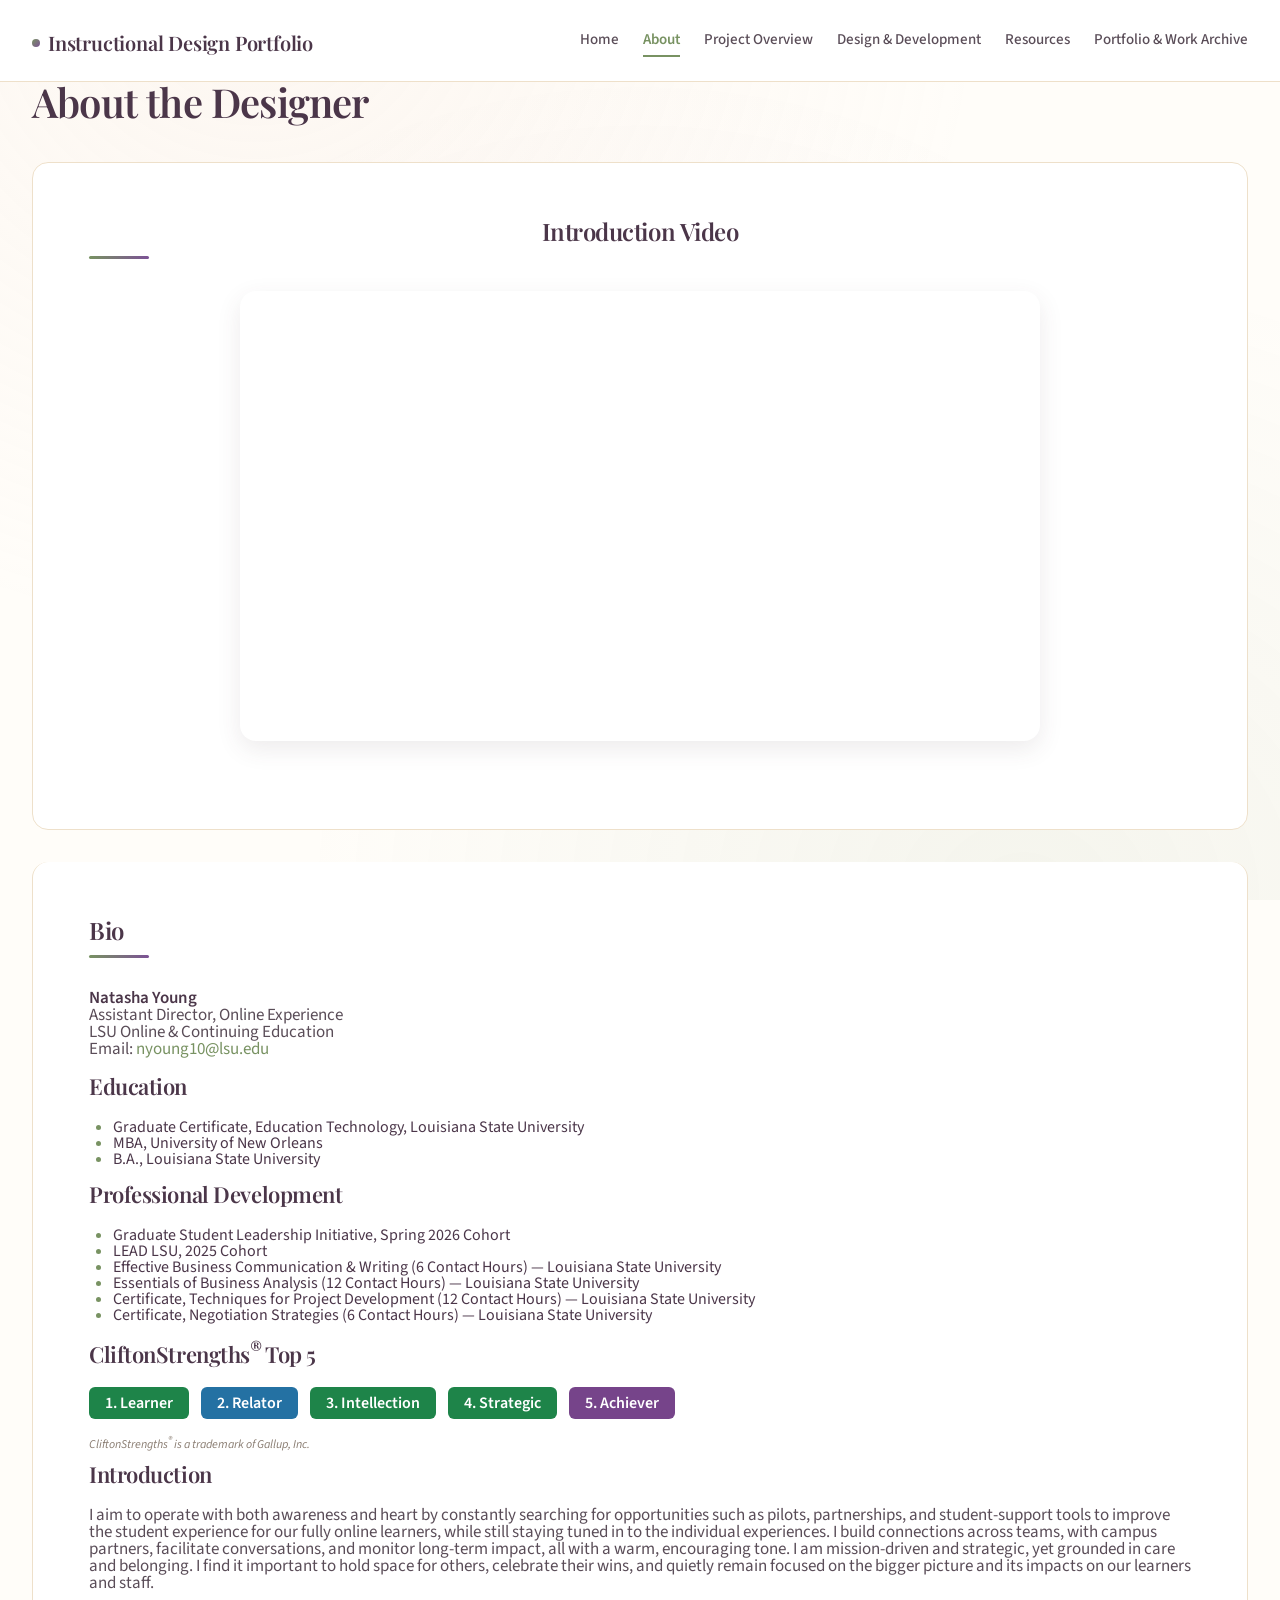
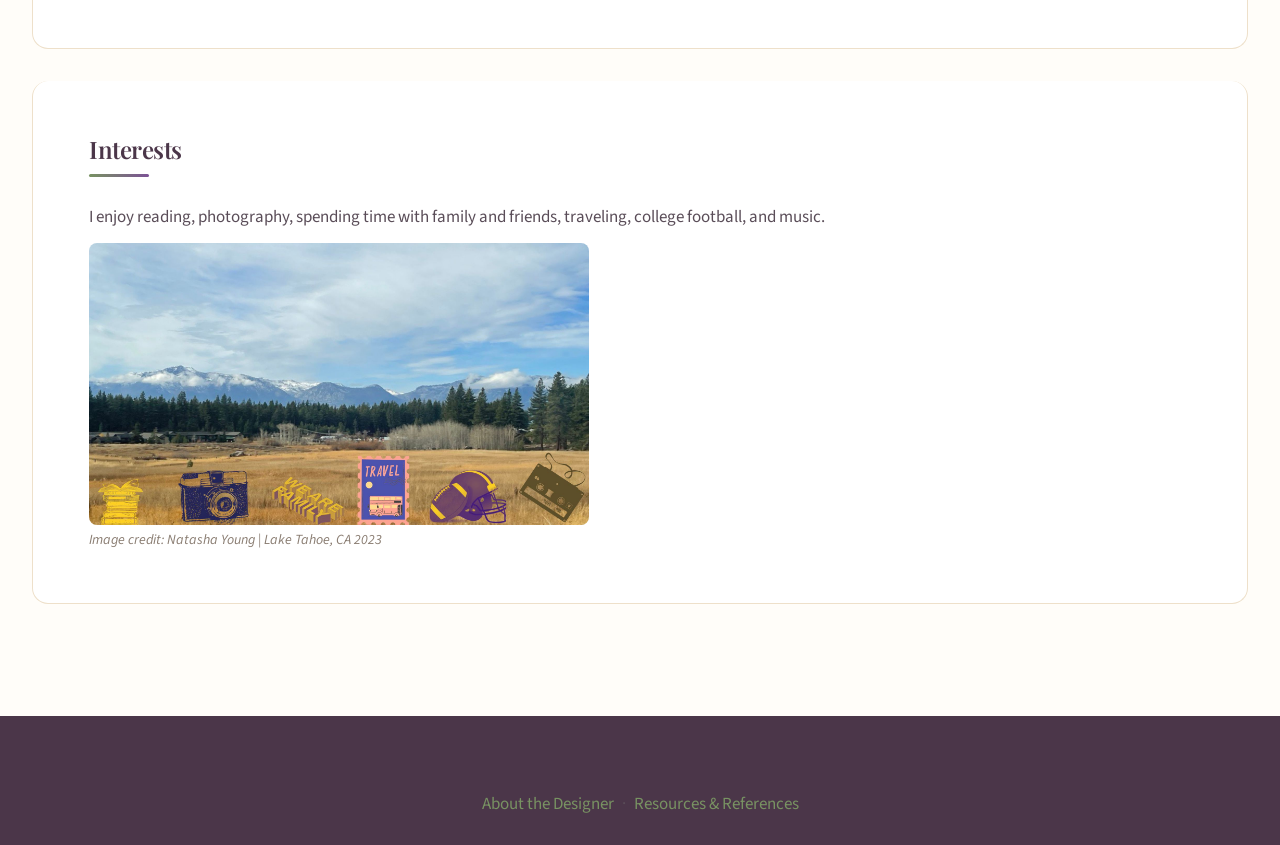
<file: about.html>
<!DOCTYPE html>
<html lang="en">
<head>
  <meta charset="UTF-8">
  <meta name="viewport" content="width=device-width, initial-scale=1.0">
  <title>About the Designer | Instructional Design Portfolio</title>
  <link rel="stylesheet" href="styles.css">
</head>
<body>
  <header class="site-header">
    <div class="container">
      <h1 class="site-title"><a href="index.html">Instructional Design Portfolio</a></h1>
      <button class="nav-toggle" aria-label="Toggle navigation" aria-expanded="false">
        <span></span>
        <span></span>
        <span></span>
      </button>
      <nav aria-label="Main navigation">
        <ul id="nav-menu">
          <li><a href="index.html">Home</a></li>
          <li><a href="about.html" class="current">About</a></li>
          <li><a href="project.html">Project Overview</a></li>
          <li><a href="design.html">Design &amp; Development</a></li>
          <li><a href="resources.html">Resources</a></li>
          <li><a href="portfolio.html">Portfolio &amp; Work Archive</a></li>
        </ul>
      </nav>
    </div>
  </header>

  <main>
    <h1>About the Designer</h1>

    <section class="video-section">
      <h2>Introduction Video</h2>
      <div class="video-container">
        <iframe src="https://www.youtube.com/embed/FK_R83vqUHw?si=XSEeUNwBSGPdakrf" title="YouTube video player - Introduction Video" frameborder="0" allow="accelerometer; autoplay; clipboard-write; encrypted-media; gyroscope; picture-in-picture; web-share" referrerpolicy="strict-origin-when-cross-origin" allowfullscreen loading="lazy"></iframe>
      </div>
    </section>

    <section>
      <h2>Bio</h2>
      <p><strong>Natasha Young</strong><br>
      Assistant Director, Online Experience<br>
      LSU Online &amp; Continuing Education<br>
      Email: <a href="mailto:nyoung10@lsu.edu">nyoung10@lsu.edu</a></p>
      
      <h3>Education</h3>
      <ul>
        <li>Graduate Certificate, Education Technology, Louisiana State University</li>
        <li>MBA, University of New Orleans</li>
        <li>B.A., Louisiana State University</li>
      </ul>
      
      <h3>Professional Development</h3>
      <ul>
        <li>Graduate Student Leadership Initiative, Spring 2026 Cohort</li>
        <li>LEAD LSU, 2025 Cohort</li>
        <li>Effective Business Communication &amp; Writing (6 Contact Hours) — Louisiana State University</li>
        <li>Essentials of Business Analysis (12 Contact Hours) — Louisiana State University</li>
        <li>Certificate, Techniques for Project Development (12 Contact Hours) — Louisiana State University</li>
        <li>Certificate, Negotiation Strategies (6 Contact Hours) — Louisiana State University</li>
      </ul>
      
      <h3>CliftonStrengths<sup>®</sup> Top 5</h3>
      <div style="display: flex; flex-wrap: wrap; gap: 0.75rem; margin-bottom: 1rem;">
        <span style="background: #1e8449; color: white; padding: 0.5rem 1rem; border-radius: 6px; font-weight: 600;">1. Learner</span>
        <span style="background: #2471a3; color: white; padding: 0.5rem 1rem; border-radius: 6px; font-weight: 600;">2. Relator</span>
        <span style="background: #1e8449; color: white; padding: 0.5rem 1rem; border-radius: 6px; font-weight: 600;">3. Intellection</span>
        <span style="background: #1e8449; color: white; padding: 0.5rem 1rem; border-radius: 6px; font-weight: 600;">4. Strategic</span>
        <span style="background: #76448a; color: white; padding: 0.5rem 1rem; border-radius: 6px; font-weight: 600;">5. Achiever</span>
      </div>
      <p style="font-size: 0.75rem; color: var(--text-light);"><em>CliftonStrengths<sup>®</sup> is a trademark of Gallup, Inc.</em></p>
      
      <h3>Introduction</h3>
      <p>I aim to operate with both awareness and heart by constantly searching for opportunities such as pilots, partnerships, and student-support tools to improve the student experience for our fully online learners, while still staying tuned in to the individual experiences. I build connections across teams, with campus partners, facilitate conversations, and monitor long-term impact, all with a warm, encouraging tone. I am mission-driven and strategic, yet grounded in care and belonging. I find it important to hold space for others, celebrate their wins, and quietly remain focused on the bigger picture and its impacts on our learners and staff.</p>
    </section>

    <section>
      <h2>Interests</h2>
      <p>I enjoy reading, photography, spending time with family and friends, traveling, college football, and music.</p>
      <img src="Natasha's Interest-EdTech Website.jpg" alt="Natasha Young at Lake Tahoe" style="max-width: 500px; height: auto; margin-top: 1rem;" />
      <p style="font-size: 0.875rem; color: var(--text-light); margin-top: 0.5rem;"><em>Image credit: Natasha Young | Lake Tahoe, CA 2023</em></p>
    </section>

    <!-- Instructional Design Philosophy card hidden temporarily
    <section>
      <h2>Instructional Design Philosophy</h2>
      <p>[One or two paragraphs describing your philosophy: how you approach learning design, what you value (e.g., learner-centered design, accessibility, evidence-based practice).]</p>
    </section>
    -->

    <!-- About This Site card hidden temporarily
    <section>
      <h2>About This Site</h2>
      <p>This site doubles as a portfolio and an ongoing archive of my instructional design work. Projects and artifacts will be added over time as new work is completed.</p>
    </section>
    -->
  </main>

  <footer class="site-footer">
    <div class="container">
      <p><a href="about.html">About the Designer</a> · <a href="resources.html">Resources &amp; References</a></p>
    </div>
  </footer>

  <script>
    const navToggle = document.querySelector('.nav-toggle');
    const navMenu = document.getElementById('nav-menu');
    
    navToggle.addEventListener('click', () => {
      const isOpen = navMenu.classList.toggle('nav-open');
      navToggle.setAttribute('aria-expanded', isOpen);
    });

    document.addEventListener('click', (e) => {
      if (!e.target.closest('.site-header')) {
        navMenu.classList.remove('nav-open');
        navToggle.setAttribute('aria-expanded', 'false');
      }
    });
  </script>
</body>
</html>
</file>
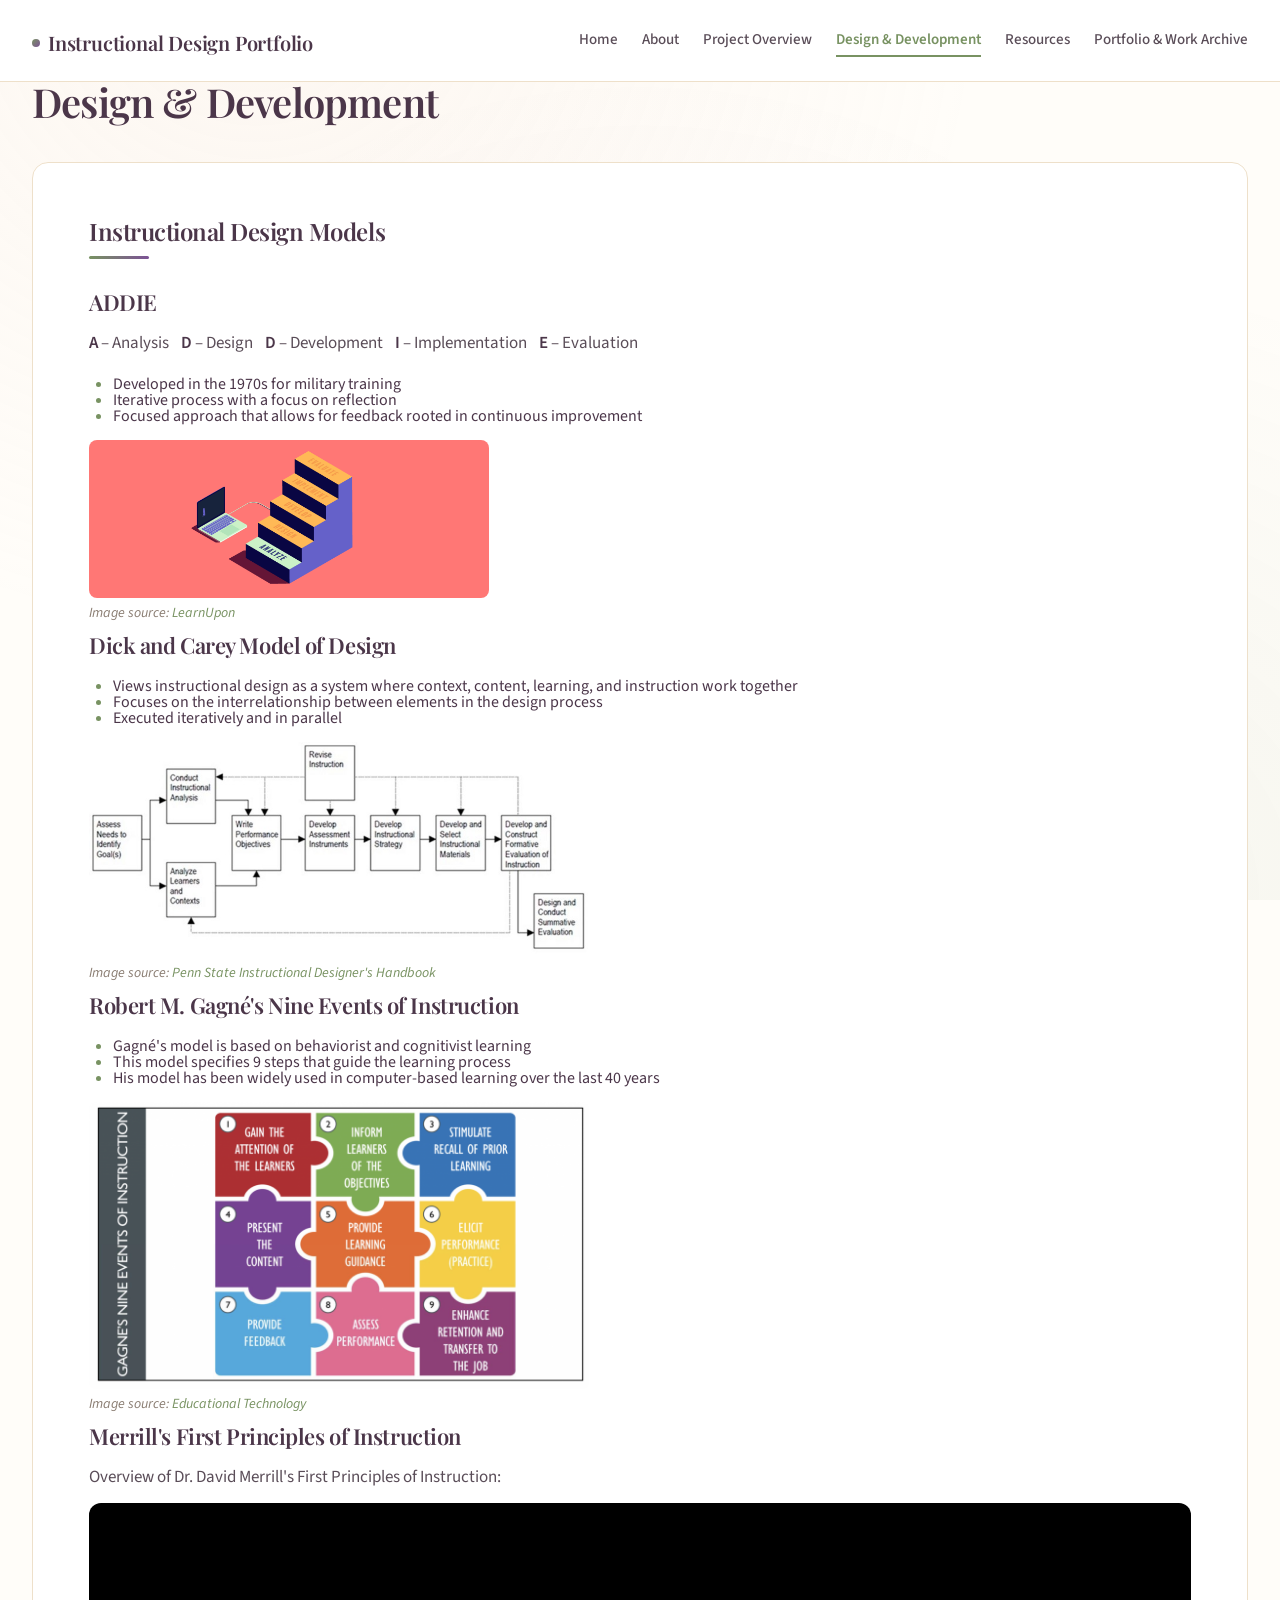
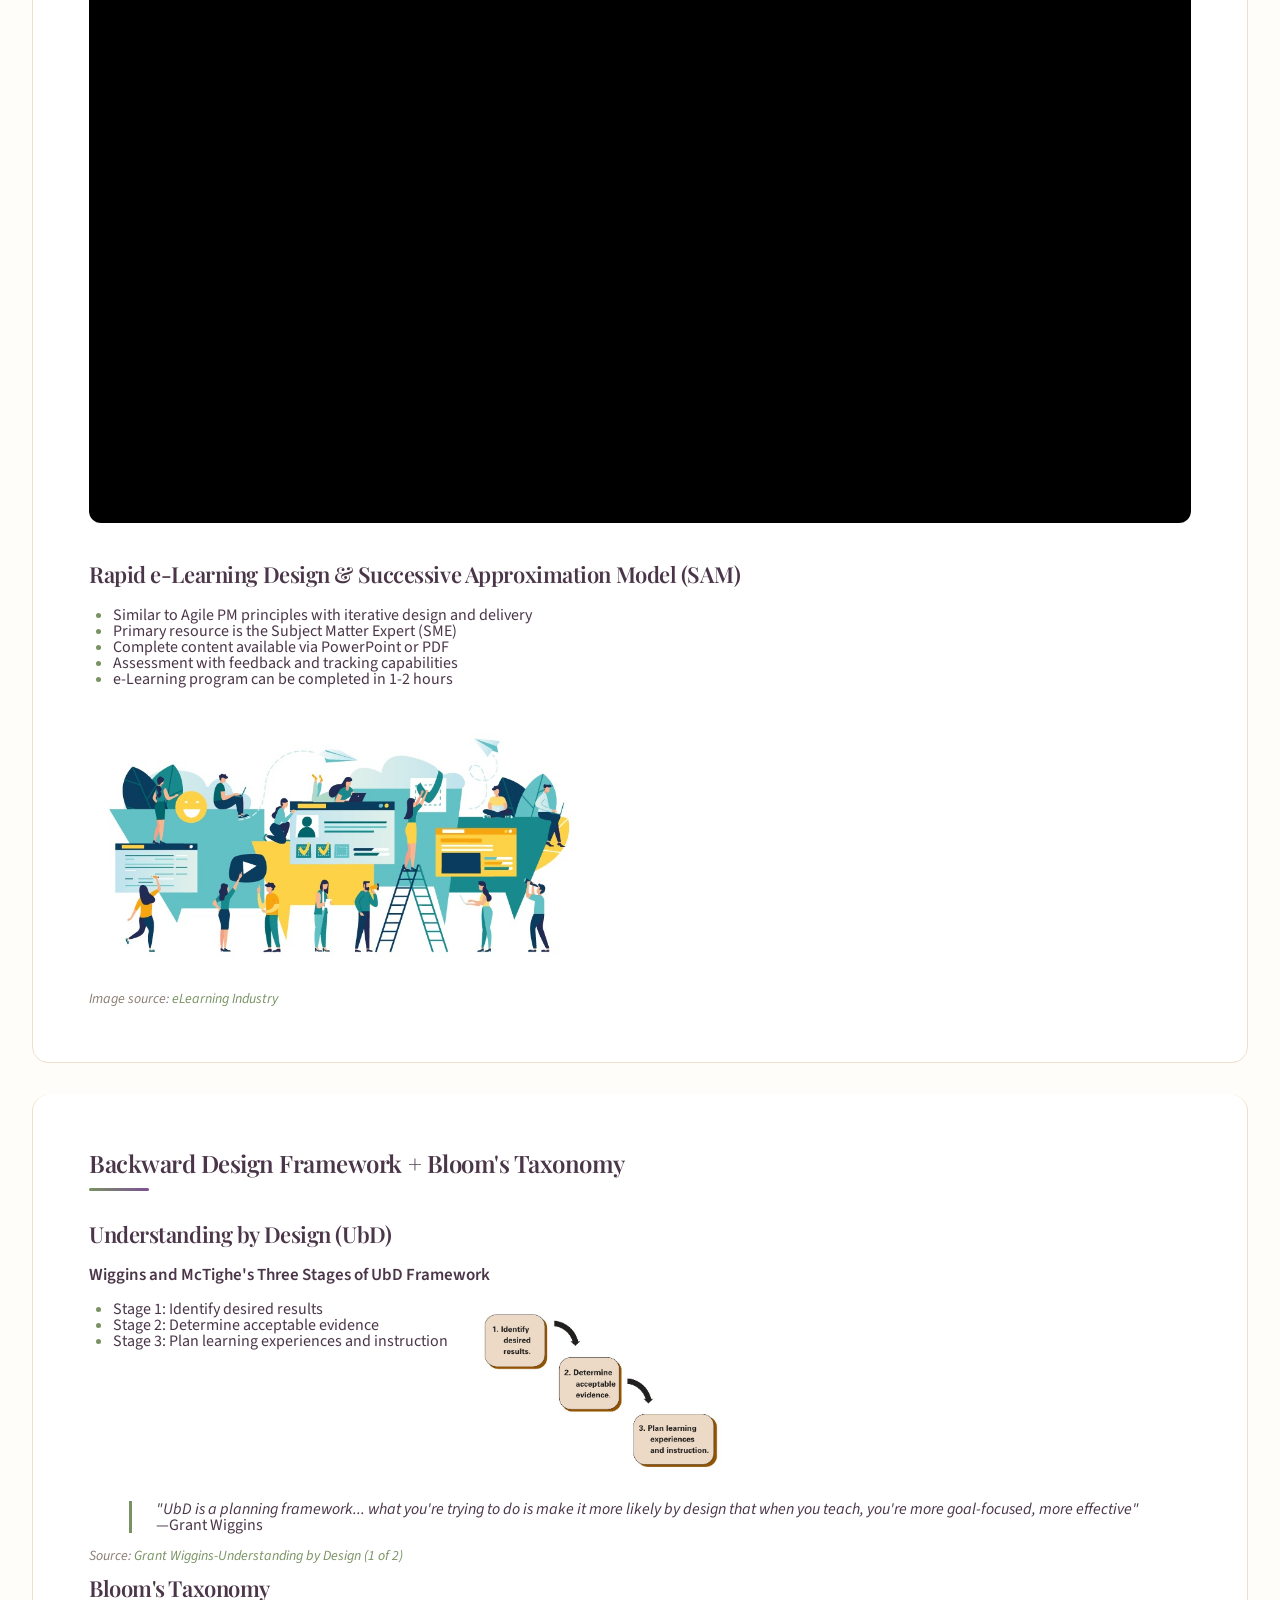
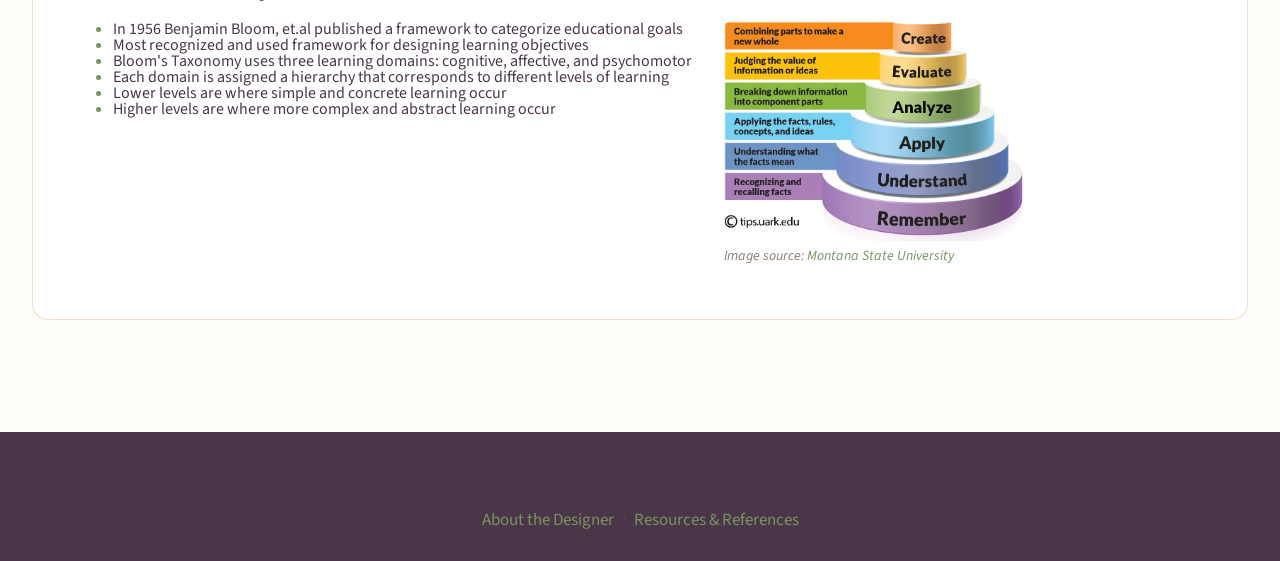
<file: design.html>
<!DOCTYPE html>
<html lang="en">
<head>
  <meta charset="UTF-8">
  <meta name="viewport" content="width=device-width, initial-scale=1.0">
  <title>Design &amp; Development | Instructional Design Portfolio</title>
  <link rel="stylesheet" href="styles.css">
</head>
<body>
  <header class="site-header">
    <div class="container">
      <h1 class="site-title"><a href="index.html">Instructional Design Portfolio</a></h1>
      <button class="nav-toggle" aria-label="Toggle navigation" aria-expanded="false">
        <span></span>
        <span></span>
        <span></span>
      </button>
      <nav aria-label="Main navigation">
        <ul id="nav-menu">
          <li><a href="index.html">Home</a></li>
          <li><a href="about.html">About</a></li>
          <li><a href="project.html">Project Overview</a></li>
          <li><a href="design.html" class="current">Design &amp; Development</a></li>
          <li><a href="resources.html">Resources</a></li>
          <li><a href="portfolio.html">Portfolio &amp; Work Archive</a></li>
        </ul>
      </nav>
    </div>
  </header>

  <main>
    <h1>Design &amp; Development</h1>

    <section>
      <h2>Instructional Design Models</h2>
      
      <h3>ADDIE</h3>
      <p style="margin-bottom: var(--space-md);"><strong>A</strong> – Analysis &nbsp;&nbsp; <strong>D</strong> – Design &nbsp;&nbsp; <strong>D</strong> – Development &nbsp;&nbsp; <strong>I</strong> – Implementation &nbsp;&nbsp; <strong>E</strong> – Evaluation</p>
      <ul>
        <li>Developed in the 1970s for military training</li>
        <li>Iterative process with a focus on reflection</li>
        <li>Focused approach that allows for feedback rooted in continuous improvement</li>
      </ul>
      <img src="ADDIE-stairs-animation.gif" alt="ADDIE instructional design model animation" style="max-width: 400px; height: auto;" />
      <p style="font-size: 0.875rem; color: var(--text-light); margin-top: 0.5rem;"><em>Image source: <a href="https://www.learnupon.com/blog/addie-5-steps/" target="_blank" rel="noopener">LearnUpon</a></em></p>

      <h3>Dick and Carey Model of Design</h3>
      <ul>
        <li>Views instructional design as a system where context, content, learning, and instruction work together</li>
        <li>Focuses on the interrelationship between elements in the design process</li>
        <li>Executed iteratively and in parallel</li>
      </ul>
      <img src="Dick-and-Carey-ID-model (1).jpeg" alt="Dick and Carey Instructional Design Model diagram" style="max-width: 500px; height: auto;" />
      <p style="font-size: 0.875rem; color: var(--text-light); margin-top: 0.5rem;"><em>Image source: <a href="https://psu.pb.unizin.org/idhandbook/chapter/dick-carey/" target="_blank" rel="noopener">Penn State Instructional Designer's Handbook</a></em></p>

      <h3>Robert M. Gagné's Nine Events of Instruction</h3>
      <ul>
        <li>Gagné's model is based on behaviorist and cognitivist learning</li>
        <li>This model specifies 9 steps that guide the learning process</li>
        <li>His model has been widely used in computer-based learning over the last 40 years</li>
      </ul>
      <img src="Nine-Events-of-Instruction-1024x588.png" alt="Gagné's Nine Events of Instruction diagram" style="max-width: 500px; height: auto;" />
      <p style="font-size: 0.875rem; color: var(--text-light); margin-top: 0.5rem;"><em>Image source: <a href="https://educationaltechnology.net/gagnes-nine-events-of-instruction/" target="_blank" rel="noopener">Educational Technology</a></em></p>

      <h3>Merrill's First Principles of Instruction</h3>
      <p>Overview of Dr. David Merrill's First Principles of Instruction:</p>
      <div class="video-container-card">
        <iframe src="https://www.youtube.com/embed/i_TKaO2-jXA?si=waZzk9vzfPoN9-dO" title="YouTube video player - Merrill's First Principles of Instruction" frameborder="0" allow="accelerometer; autoplay; clipboard-write; encrypted-media; gyroscope; picture-in-picture; web-share" referrerpolicy="strict-origin-when-cross-origin" allowfullscreen loading="lazy"></iframe>
      </div>

      <br>

      <h3>Rapid e-Learning Design &amp; Successive Approximation Model (SAM)</h3>
      <ul>
        <li>Similar to Agile PM principles with iterative design and delivery</li>
        <li>Primary resource is the Subject Matter Expert (SME)</li>
        <li>Complete content available via PowerPoint or PDF</li>
        <li>Assessment with feedback and tracking capabilities</li>
        <li>e-Learning program can be completed in 1-2 hours</li>
      </ul>
      <img src="sam-a-rapid-design-and-development-model.jpg" alt="SAM - Successive Approximation Model diagram" style="max-width: 500px; height: auto;" />
      <p style="font-size: 0.875rem; color: var(--text-light); margin-top: 0.5rem;"><em>Image source: <a href="https://elearningindustry.com/sam-successive-approximation-model-for-rapid-instructional-design" target="_blank" rel="noopener">eLearning Industry</a></em></p>
    </section>

    <section>
      <h2>Backward Design Framework + Bloom's Taxonomy</h2>
      
      <h3>Understanding by Design (UbD)</h3>
      <p><strong>Wiggins and McTighe's Three Stages of UbD Framework</strong></p>
      <div style="display: flex; align-items: flex-start; gap: var(--space-lg); flex-wrap: wrap;">
        <ul style="margin: 0;">
          <li>Stage 1: Identify desired results</li>
          <li>Stage 2: Determine acceptable evidence</li>
          <li>Stage 3: Plan learning experiences and instruction</li>
        </ul>
        <img src="3 Stages UbD (1).jpg" alt="Three Stages of Understanding by Design Framework" style="max-width: 250px; height: auto;" />
      </div>
      <blockquote style="margin-top: var(--space-md); font-style: italic; border-left: 3px solid var(--color-sage); padding-left: var(--space-md);">
        "UbD is a planning framework... what you're trying to do is make it more likely by design that when you teach, you're more goal-focused, more effective"
        <br><span style="font-style: normal;">—Grant Wiggins</span>
      </blockquote>
      <p style="font-size: 0.875rem; color: var(--text-light); margin-top: 0.5rem;"><em>Source: <a href="https://youtu.be/4isSHf3SBuQ?si=iPx6_ZNJIA7IgPzy" target="_blank" rel="noopener">Grant Wiggins-Understanding by Design (1 of 2)</a></em></p>

      <h3>Bloom's Taxonomy</h3>
      <div style="display: flex; align-items: flex-start; gap: var(--space-lg); flex-wrap: wrap;">
        <ul style="margin: 0;">
          <li>In 1956 Benjamin Bloom, et.al published a framework to categorize educational goals</li>
          <li>Most recognized and used framework for designing learning objectives</li>
          <li>Bloom's Taxonomy uses three learning domains: cognitive, affective, and psychomotor</li>
          <li>Each domain is assigned a hierarchy that corresponds to different levels of learning</li>
          <li>Lower levels are where simple and concrete learning occur</li>
          <li>Higher levels are where more complex and abstract learning occur</li>
        </ul>
        <div>
          <img src="Blooms_Taxonomy_pyramid_cake-style-use-with-permission.jpg" alt="Bloom's Taxonomy pyramid" style="max-width: 300px; height: auto;" />
          <p style="font-size: 0.875rem; color: var(--text-light); margin-top: 0.5rem;"><em>Image source: <a href="https://www.montana.edu/studentsuccess/assessment/taxonomies.html" target="_blank" rel="noopener">Montana State University</a></em></p>
        </div>
      </div>
    </section>

    <!-- Storyboards / Prototypes card hidden temporarily
    <section>
      <h2>Storyboards / Prototypes</h2>
      <p>[Storyboard will be linked or embedded here. Add a link or image when ready.]</p>
      <p><em>[Link to storyboard]</em> or <em>[Embed storyboard image with alt text: e.g., "Storyboard for [project name]"]</em></p>
    </section>
    -->

    <!-- Rationale card hidden temporarily
    <section>
      <h2>Rationale</h2>
      <p>[Why certain design choices were made: alignment with outcomes, learner needs, or constraints.]</p>
    </section>
    -->
  </main>

  <footer class="site-footer">
    <div class="container">
      <p><a href="about.html">About the Designer</a> · <a href="resources.html">Resources &amp; References</a></p>
    </div>
  </footer>

  <script>
    const navToggle = document.querySelector('.nav-toggle');
    const navMenu = document.getElementById('nav-menu');
    
    navToggle.addEventListener('click', () => {
      const isOpen = navMenu.classList.toggle('nav-open');
      navToggle.setAttribute('aria-expanded', isOpen);
    });

    document.addEventListener('click', (e) => {
      if (!e.target.closest('.site-header')) {
        navMenu.classList.remove('nav-open');
        navToggle.setAttribute('aria-expanded', 'false');
      }
    });
  </script>
</body>
</html>
</file>
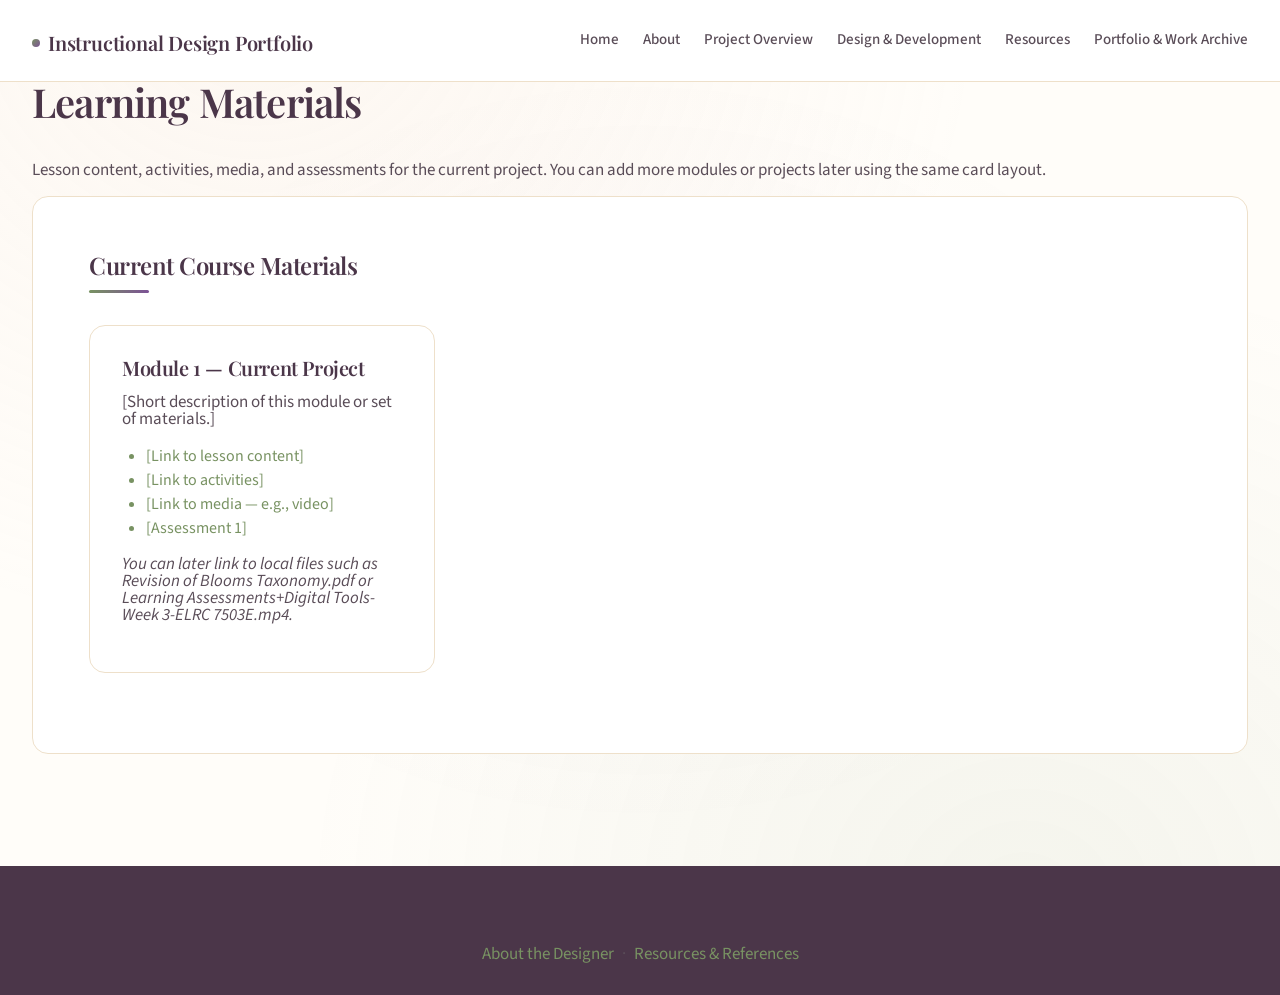
<file: materials.html>
<!DOCTYPE html>
<html lang="en">
<head>
  <meta charset="UTF-8">
  <meta name="viewport" content="width=device-width, initial-scale=1.0">
  <title>Learning Materials | Instructional Design Portfolio</title>
  <link rel="stylesheet" href="styles.css">
</head>
<body>
  <header class="site-header">
    <div class="container">
      <h1 class="site-title"><a href="index.html">Instructional Design Portfolio</a></h1>
      <nav aria-label="Main navigation">
        <ul>
          <li><a href="index.html">Home</a></li>
          <li><a href="about.html">About</a></li>
          <li><a href="project.html">Project Overview</a></li>
          <li><a href="design.html">Design &amp; Development</a></li>
          <li><a href="resources.html">Resources</a></li>
          <li><a href="portfolio.html">Portfolio &amp; Work Archive</a></li>
          <!-- <li><a href="materials.html" class="current">Learning Materials</a></li> -->
          <!-- <li><a href="reflection.html">Reflection &amp; Evaluation</a></li> -->
        </ul>
      </nav>
    </div>
  </header>

  <main>
    <h1>Learning Materials</h1>
    <p>Lesson content, activities, media, and assessments for the current project. You can add more modules or projects later using the same card layout.</p>

    <section>
      <h2>Current Course Materials</h2>
      <div class="card-grid">
        <article class="card">
          <h3>Module 1 — Current Project</h3>
          <p>[Short description of this module or set of materials.]</p>
          <ul>
            <li><a href="#">[Link to lesson content]</a></li>
            <li><a href="#">[Link to activities]</a></li>
            <li><a href="#">[Link to media — e.g., video]</a></li>
            <li><a href="#">[Assessment 1]</a></li>
          </ul>
          <p><em>You can later link to local files such as Revision of Blooms Taxonomy.pdf or Learning Assessments+Digital Tools-Week 3-ELRC 7503E.mp4.</em></p>
        </article>

        <!-- Add more cards for future modules or projects -->
        <!--
        <article class="card">
          <h3>Module 2 — [Future module]</h3>
          <p>[Description.]</p>
          <ul>
            <li><a href="#">[Link]</a></li>
          </ul>
        </article>
        -->
      </div>
    </section>
  </main>

  <footer class="site-footer">
    <div class="container">
      <p><a href="about.html">About the Designer</a> · <a href="resources.html">Resources &amp; References</a></p>
    </div>
  </footer>
</body>
</html>
</file>
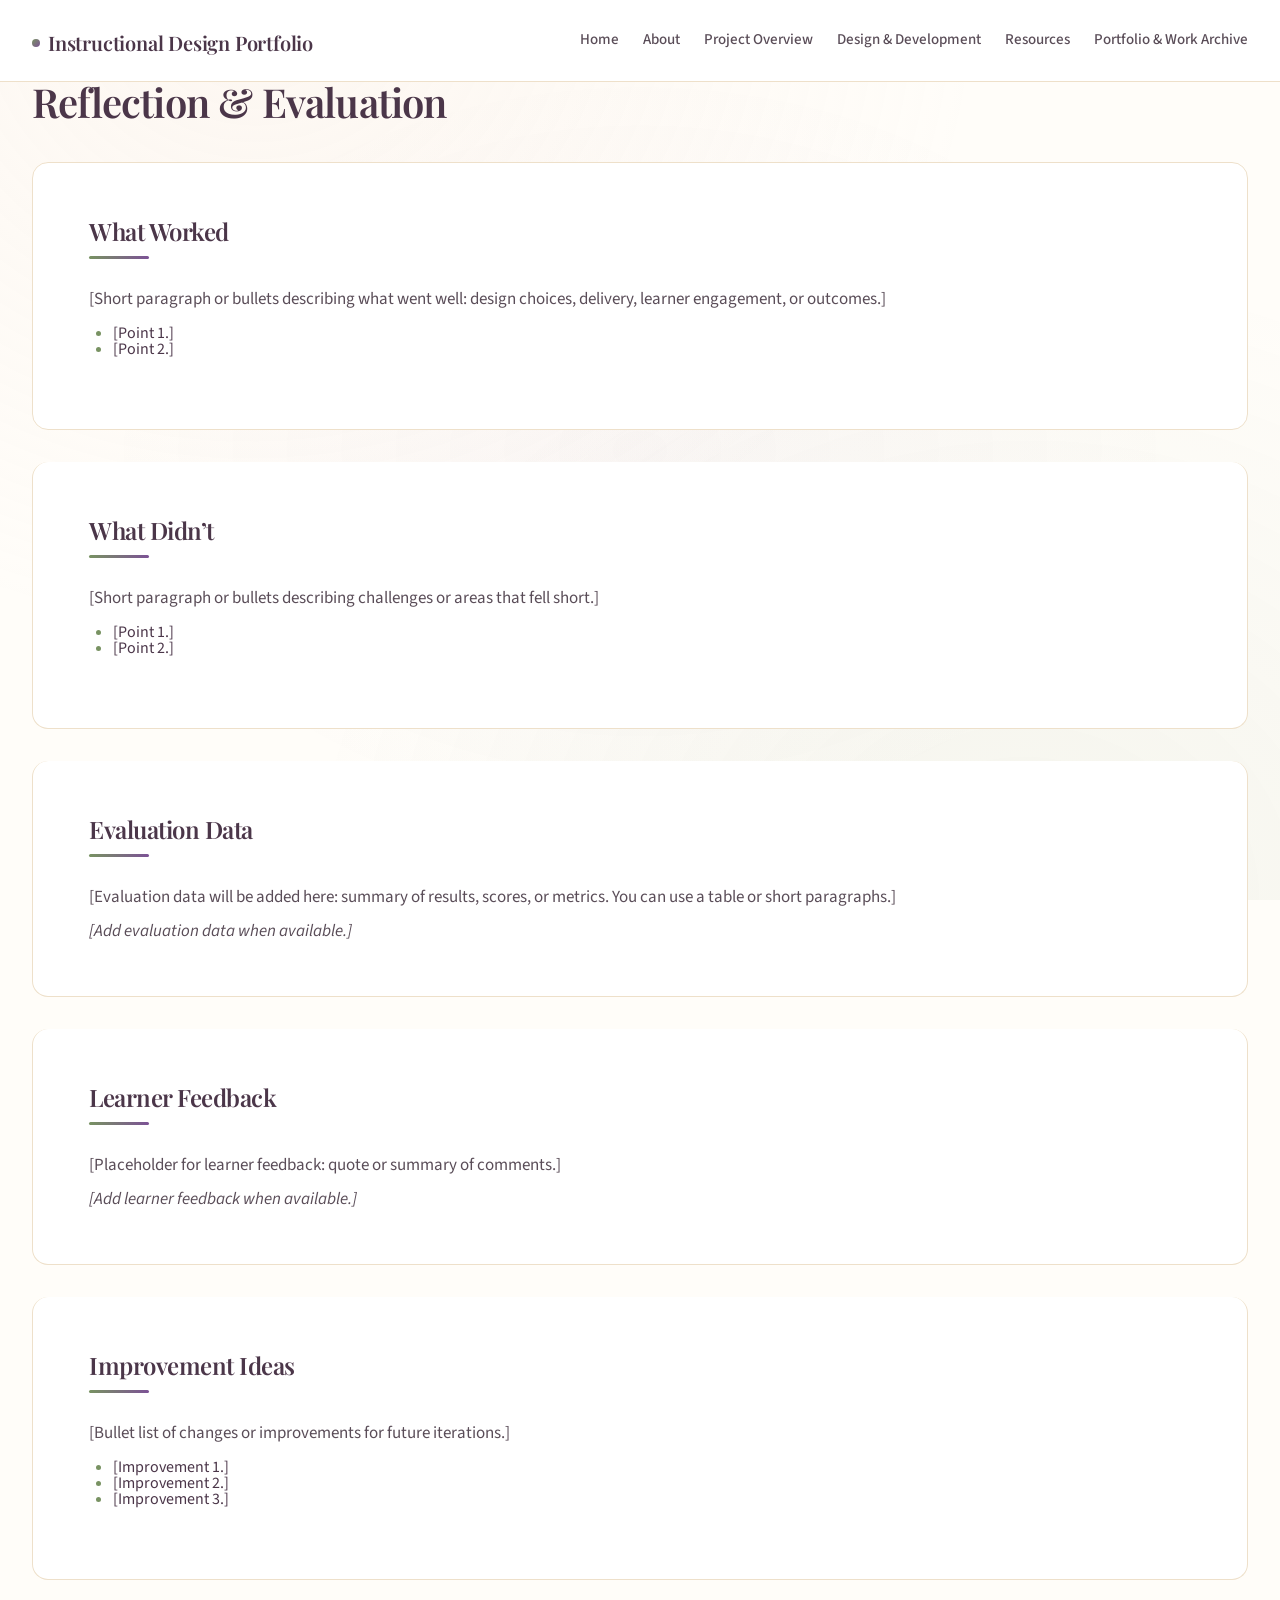
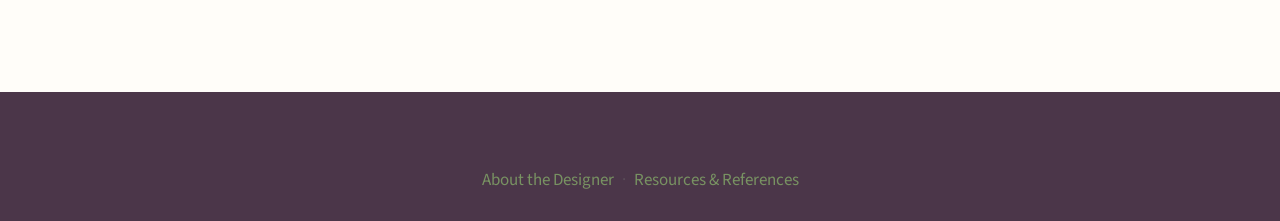
<file: reflection.html>
<!DOCTYPE html>
<html lang="en">
<head>
  <meta charset="UTF-8">
  <meta name="viewport" content="width=device-width, initial-scale=1.0">
  <title>Reflection &amp; Evaluation | Instructional Design Portfolio</title>
  <link rel="stylesheet" href="styles.css">
</head>
<body>
  <header class="site-header">
    <div class="container">
      <h1 class="site-title"><a href="index.html">Instructional Design Portfolio</a></h1>
      <nav aria-label="Main navigation">
        <ul>
          <li><a href="index.html">Home</a></li>
          <li><a href="about.html">About</a></li>
          <li><a href="project.html">Project Overview</a></li>
          <li><a href="design.html">Design &amp; Development</a></li>
          <li><a href="resources.html">Resources</a></li>
          <li><a href="portfolio.html">Portfolio &amp; Work Archive</a></li>
          <!-- <li><a href="materials.html">Learning Materials</a></li> -->
          <!-- <li><a href="reflection.html" class="current">Reflection &amp; Evaluation</a></li> -->
        </ul>
      </nav>
    </div>
  </header>

  <main>
    <h1>Reflection &amp; Evaluation</h1>

    <section>
      <h2>What Worked</h2>
      <p>[Short paragraph or bullets describing what went well: design choices, delivery, learner engagement, or outcomes.]</p>
      <ul>
        <li>[Point 1.]</li>
        <li>[Point 2.]</li>
      </ul>
    </section>

    <section>
      <h2>What Didn’t</h2>
      <p>[Short paragraph or bullets describing challenges or areas that fell short.]</p>
      <ul>
        <li>[Point 1.]</li>
        <li>[Point 2.]</li>
      </ul>
    </section>

    <section>
      <h2>Evaluation Data</h2>
      <p>[Evaluation data will be added here: summary of results, scores, or metrics. You can use a table or short paragraphs.]</p>
      <p><em>[Add evaluation data when available.]</em></p>
    </section>

    <section>
      <h2>Learner Feedback</h2>
      <p>[Placeholder for learner feedback: quote or summary of comments.]</p>
      <p><em>[Add learner feedback when available.]</em></p>
    </section>

    <section>
      <h2>Improvement Ideas</h2>
      <p>[Bullet list of changes or improvements for future iterations.]</p>
      <ul>
        <li>[Improvement 1.]</li>
        <li>[Improvement 2.]</li>
        <li>[Improvement 3.]</li>
      </ul>
    </section>
  </main>

  <footer class="site-footer">
    <div class="container">
      <p><a href="about.html">About the Designer</a> · <a href="resources.html">Resources &amp; References</a></p>
    </div>
  </footer>
</body>
</html>
</file>
<file: styles.css>
/* ============================================
   Instructional Design Portfolio - Global Styles
   Warm, Inviting, EdTech-Inspired Theme
   Layout inspired by modern learning platforms
   ============================================ */

@import url("https://fonts.googleapis.com/css2?family=Playfair+Display:wght@400;500;600;700&family=Source+Sans+3:wght@300;400;500;600;700&display=swap");

/* --------------------------------------------
   Base reset
   -------------------------------------------- */
*,
*::before,
*::after {
  box-sizing: border-box;
}

html {
  scroll-behavior: smooth;
}

/* --------------------------------------------
   Color system - Warm Earth & Garden Palette
   Plum, Sage, Purple with warm neutrals
   -------------------------------------------- */
:root {
  /* Primary: Deep Plum */
  --color-plum: #4b3649;
  --color-plum-dark: #3a2a39;
  --color-plum-light: #6b5669;
  --color-plum-soft: #e8e0e6;
  --color-plum-pale: #f5f2f4;
  
  /* Secondary: Sage Green */
  --color-sage: #789262;
  --color-sage-dark: #5f7a4d;
  --color-sage-light: #96ab84;
  --color-sage-soft: #e8ede4;
  --color-sage-pale: #f4f7f2;
  
  /* Accent: Purple */
  --color-purple: #7c5295;
  --color-purple-dark: #634278;
  --color-purple-light: #9a74b0;
  --color-purple-soft: #ece4f1;
  --color-purple-pale: #f6f2f8;
  
  /* Warm Neutrals from Palette */
  --color-beige: #eee0ca;
  --color-blush: #efd5c9;
  --color-sand: #f1dfcc;
  --color-yellow: #fff9c4;
  --color-cream: #f6e8d4;
  
  /* Neutrals */
  --color-warm-white: #fffdf9;
  --color-taupe: #b8a99a;
  --color-warm-gray: #8a7d72;
  
  /* Deep text colors */
  --color-charcoal: #4b3649;
  --color-slate: #5a4d58;
  
  /* Backgrounds */
  --bg: var(--color-warm-white);
  --bg-subtle: var(--color-cream);
  --surface: #FFFFFF;
  --surface-warm: var(--color-beige);
  
  /* Text */
  --text: var(--color-charcoal);
  --text-muted: var(--color-slate);
  --text-light: var(--color-warm-gray);
  
  /* Primary Accent - Sage Green for links/buttons */
  --accent: var(--color-sage);
  --accent-hover: var(--color-sage-dark);
  --accent-soft: var(--color-sage-light);
  --accent-light: var(--color-sage-soft);
  
  /* Secondary warmth - Blush/Peach tones */
  --warm: var(--color-blush);
  --warm-dark: #e0c0b2;
  --warm-light: #f5e5de;
  --warm-soft: var(--color-sand);
  
  /* Tertiary accents */
  --color-accent-purple: var(--color-purple);
  --color-accent-yellow: var(--color-yellow);
  
  /* Borders */
  --border: var(--color-beige);
  --border-soft: var(--color-cream);
  
  /* Shadows - warm tinted */
  --shadow-sm: 0 1px 3px rgba(75, 54, 73, 0.06);
  --shadow-md: 0 4px 12px rgba(75, 54, 73, 0.08);
  --shadow-lg: 0 8px 24px rgba(75, 54, 73, 0.1);
  --shadow-xl: 0 16px 48px rgba(75, 54, 73, 0.12);
  --shadow-hover: 0 12px 32px rgba(120, 146, 98, 0.15);
  
  /* Typography */
  --font-heading: "Playfair Display", Georgia, serif;
  --font-body: "Source Sans 3", "Segoe UI", sans-serif;
  --line-height: 1;
  
  /* Spacing */
  --space-xs: 0.5rem;
  --space-sm: 1rem;
  --space-md: 1.5rem;
  --space-lg: 2rem;
  --space-xl: 2.5rem;
  --space-2xl: 3.5rem;
  --space-3xl: 5rem;
  --space-4xl: 7rem;
  
  /* Layout */
  --max-content: 65ch;
  --max-page: 1280px;
  --radius-sm: 8px;
  --radius-md: 12px;
  --radius-lg: 16px;
  --radius-xl: 24px;
}

/* --------------------------------------------
   Base Styles
   -------------------------------------------- */
body {
  margin: 0;
  padding: 0;
  font-family: var(--font-body);
  font-size: 1rem;
  line-height: var(--line-height);
  color: var(--text);
  background: var(--bg);
  -webkit-font-smoothing: antialiased;
  -moz-osx-font-smoothing: grayscale;
}

/* Subtle background pattern */
body::before {
  content: '';
  position: fixed;
  top: 0;
  left: 0;
  right: 0;
  bottom: 0;
  z-index: -1;
  background: 
    radial-gradient(ellipse at 20% 0%, rgba(239, 213, 201, 0.15) 0%, transparent 50%),
    radial-gradient(ellipse at 80% 100%, rgba(120, 146, 98, 0.08) 0%, transparent 50%),
    radial-gradient(ellipse at 50% 50%, rgba(124, 82, 149, 0.04) 0%, transparent 60%);
  pointer-events: none;
}

img {
  max-width: 100%;
  height: auto;
  display: block;
}

ul, ol {
  margin: 0 0 1em 0;
  padding-left: 1.5rem;
}

ul li, ol li {
  margin-bottom: 0;
  line-height: var(--line-height);
}

strong {
  font-weight: 600;
  color: var(--text);
}

/* --------------------------------------------
   Typography
   -------------------------------------------- */
h1, h2, h3, h4 {
  margin: 0 0 1em 0;
  font-family: var(--font-heading);
  font-weight: 600;
  line-height: var(--line-height);
  letter-spacing: -0.02em;
  color: var(--text);
}

h1 { font-size: clamp(1.75rem, 5vw, 2.5rem); }
h2 { font-size: clamp(1.5rem, 4vw, 1.75rem); }
h3 { font-size: clamp(1.25rem, 3vw, 1.375rem); }
h4 { font-size: 1.125rem; }

p {
  margin: 0 0 1em 0;
  color: var(--text-muted);
  font-size: 1.0625rem;
  line-height: var(--line-height);
}

p:last-child {
  margin-bottom: 0;
}

a {
  color: var(--accent);
  text-decoration: none;
  transition: all 0.2s ease;
}

a:hover {
  color: var(--accent-hover);
}

/* --------------------------------------------
   Layout Container
   -------------------------------------------- */
.container {
  max-width: var(--max-page);
  margin: 0 auto;
  padding: 0 var(--space-sm);
}

@media (min-width: 480px) {
  .container {
    padding: 0 var(--space-md);
  }
}

@media (min-width: 768px) {
  .container {
    padding: 0 var(--space-lg);
  }
}

main {
  min-height: 60vh;
}

/* --------------------------------------------
   Header / Navigation
   -------------------------------------------- */
.site-header {
  background: rgba(255, 255, 255, 0.95);
  backdrop-filter: blur(20px);
  -webkit-backdrop-filter: blur(20px);
  border-bottom: 1px solid var(--border);
  padding: var(--space-md) 0;
  position: sticky;
  top: 0;
  z-index: 100;
}

.site-header .container {
  display: flex;
  flex-direction: row;
  align-items: center;
  justify-content: space-between;
  flex-wrap: wrap;
  gap: var(--space-sm);
}

.site-title {
  margin: 0;
  font-family: var(--font-heading);
  font-size: 1.25rem;
  font-weight: 600;
  letter-spacing: -0.01em;
}

.site-title a {
  color: var(--text);
  display: inline-flex;
  align-items: center;
  gap: 0.5rem;
}

.site-title a::before {
  content: '';
  width: 8px;
  height: 8px;
  background: linear-gradient(135deg, var(--color-sage), var(--color-purple));
  border-radius: 50%;
}

.site-title a:hover {
  color: var(--accent);
}

/* Mobile menu toggle button */
.nav-toggle {
  display: flex;
  flex-direction: column;
  justify-content: center;
  gap: 5px;
  width: 32px;
  height: 32px;
  padding: 4px;
  background: transparent;
  border: none;
  cursor: pointer;
  z-index: 110;
}

.nav-toggle span {
  display: block;
  width: 100%;
  height: 2px;
  background: var(--text);
  border-radius: 2px;
  transition: all 0.3s ease;
}

.nav-toggle[aria-expanded="true"] span:nth-child(1) {
  transform: rotate(45deg) translate(5px, 5px);
}

.nav-toggle[aria-expanded="true"] span:nth-child(2) {
  opacity: 0;
}

.nav-toggle[aria-expanded="true"] span:nth-child(3) {
  transform: rotate(-45deg) translate(5px, -5px);
}

/* Mobile navigation */
nav {
  width: 100%;
  order: 3;
}

nav ul {
  list-style: none;
  margin: 0;
  padding: 0;
  display: none;
  flex-direction: column;
  gap: 0;
  background: var(--surface);
  border-radius: var(--radius-md);
  overflow: hidden;
  border: 1px solid var(--border);
  margin-top: var(--space-sm);
}

nav ul.nav-open {
  display: flex;
}

nav li {
  margin: 0;
}

nav a {
  display: block;
  color: var(--text-muted);
  font-size: 1rem;
  font-weight: 500;
  padding: var(--space-sm) var(--space-md);
  border-bottom: 1px solid var(--border-soft);
  border-left: 3px solid transparent;
  transition: all 0.2s ease;
}

nav li:last-child a {
  border-bottom: none;
}

nav a:hover {
  color: var(--text);
  background: var(--bg-subtle);
  border-left-color: var(--color-sage);
}

nav a.current {
  color: var(--accent);
  background: var(--color-sage-soft);
  border-left-color: var(--accent);
  font-weight: 600;
}

/* Desktop navigation */
@media (min-width: 768px) {
  .nav-toggle {
    display: none;
  }
  
  nav {
    width: auto;
    order: 2;
  }
  
  nav ul {
    display: flex;
    flex-direction: row;
    flex-wrap: wrap;
    gap: var(--space-xs) var(--space-md);
    background: transparent;
    border: none;
    margin-top: 0;
  }
  
  nav a {
    display: inline-block;
    padding: var(--space-xs) 0;
    border-bottom: 2px solid transparent;
    border-left: none;
    font-size: 0.9375rem;
  }
  
  nav li:last-child a {
    border-bottom: 2px solid transparent;
  }
  
  nav a:hover {
    background: transparent;
    border-bottom-color: var(--color-sage);
    border-left: none;
  }
  
  nav a.current {
    background: transparent;
    border-bottom-color: var(--accent);
    border-left: none;
  }
}

/* --------------------------------------------
   Hero Banner
   -------------------------------------------- */
.hero-banner {
  display: grid;
  grid-template-columns: 1fr;
  gap: var(--space-lg);
  padding: var(--space-xl) var(--space-sm);
  max-width: var(--max-page);
  margin: 0 auto;
  align-items: center;
}

@media (min-width: 480px) {
  .hero-banner {
    padding: var(--space-2xl) var(--space-md);
    gap: var(--space-2xl);
  }
}

@media (min-width: 768px) {
  .hero-banner {
    padding: var(--space-3xl) var(--space-lg);
  }
}

.hero-content {
  max-width: 600px;
}

.hero-label {
  display: inline-block;
  font-size: 0.8125rem;
  font-weight: 600;
  text-transform: uppercase;
  letter-spacing: 0.1em;
  color: var(--color-sage-dark);
  margin-bottom: var(--space-sm);
  padding: var(--space-xs) var(--space-sm);
  background: var(--color-sage-soft);
  border-radius: var(--radius-sm);
}

.hero-title {
  font-size: clamp(1.75rem, 6vw, 2.5rem);
  font-weight: 700;
  line-height: var(--line-height);
  letter-spacing: -0.03em;
  margin-bottom: 1em;
  color: var(--text);
}

.hero-description {
  font-size: 1.125rem;
  line-height: var(--line-height);
  color: var(--text-muted);
  margin-bottom: var(--space-xl);
  max-width: 50ch;
}

.hero-actions {
  display: flex;
  flex-direction: column;
  gap: var(--space-sm);
}

@media (min-width: 480px) {
  .hero-actions {
    flex-direction: row;
    flex-wrap: wrap;
  }
}

.hero-image {
  position: relative;
  border-radius: var(--radius-xl);
  overflow: hidden;
  box-shadow: var(--shadow-xl);
}

.hero-image::after {
  content: '';
  position: absolute;
  inset: 0;
  background: linear-gradient(135deg, rgba(124, 82, 149, 0.1) 0%, transparent 60%);
  pointer-events: none;
}

.hero-image img {
  width: 100%;
  height: 100%;
  object-fit: cover;
  aspect-ratio: 4 / 3;
}

@media (min-width: 900px) {
  .hero-banner {
    grid-template-columns: 1fr 1fr;
    padding: var(--space-4xl) var(--space-lg);
  }
  
  .hero-title {
    font-size: clamp(2.5rem, 5vw, 3.25rem);
  }
  
  .hero-image img {
    aspect-ratio: 1 / 1;
  }
}

@media (min-width: 1100px) {
  .hero-title {
    font-size: 3.5rem;
  }
}

/* --------------------------------------------
   Buttons
   -------------------------------------------- */
.btn {
  display: inline-flex;
  align-items: center;
  justify-content: center;
  padding: 0.875rem 1.5rem;
  font-family: var(--font-body);
  font-size: 0.9375rem;
  font-weight: 600;
  text-decoration: none;
  border-radius: var(--radius-md);
  transition: all 0.25s ease;
  cursor: pointer;
  border: none;
  min-height: 48px;
  text-align: center;
}

@media (min-width: 480px) {
  .btn {
    padding: 0.875rem 1.75rem;
  }
}

.btn-primary {
  background: var(--accent);
  color: white;
  box-shadow: 0 4px 14px rgba(120, 146, 98, 0.3);
}

.btn-primary:hover {
  background: var(--accent-hover);
  color: white;
  transform: translateY(-2px);
  box-shadow: 0 6px 20px rgba(120, 146, 98, 0.4);
}

.btn-secondary {
  background: transparent;
  color: var(--text);
  border: 2px solid var(--color-purple-light);
}

.btn-secondary:hover {
  background: var(--color-purple-soft);
  border-color: var(--color-purple);
  color: var(--text);
}

/* --------------------------------------------
   Topics Navigation
   -------------------------------------------- */
.topics-nav {
  padding: var(--space-lg) var(--space-sm);
  max-width: var(--max-page);
  margin: 0 auto;
  border-top: 1px solid var(--border);
  border-bottom: 1px solid var(--border);
  background: var(--surface);
}

@media (min-width: 480px) {
  .topics-nav {
    padding: var(--space-xl) var(--space-md);
  }
}

@media (min-width: 768px) {
  .topics-nav {
    padding: var(--space-xl) var(--space-lg);
  }
}

.section-label {
  font-family: var(--font-body);
  font-size: 0.8125rem;
  font-weight: 600;
  text-transform: uppercase;
  letter-spacing: 0.1em;
  color: var(--text-light);
  margin-bottom: var(--space-md);
}

.topics-list {
  display: flex;
  flex-wrap: wrap;
  gap: var(--space-sm);
}

.topic-tag {
  display: inline-block;
  padding: 0.625rem 1rem;
  font-size: 0.875rem;
  font-weight: 500;
  color: var(--text-muted);
  background: var(--bg-subtle);
  border: 1px solid var(--border);
  border-radius: 100px;
  transition: all 0.2s ease;
  min-height: 44px;
  line-height: var(--line-height);
}

.topic-tag:hover {
  background: var(--color-sage-soft);
  border-color: var(--color-sage-light);
  color: var(--color-plum);
}

/* --------------------------------------------
   Featured Section
   -------------------------------------------- */
.featured-section {
  padding: var(--space-2xl) var(--space-sm);
  max-width: var(--max-page);
  margin: 0 auto;
}

@media (min-width: 480px) {
  .featured-section {
    padding: var(--space-2xl) var(--space-md);
  }
}

@media (min-width: 768px) {
  .featured-section {
    padding: var(--space-3xl) var(--space-lg);
  }
}

.section-title {
  font-size: 2rem;
  margin-bottom: var(--space-sm);
}

.section-intro {
  font-size: 1.125rem;
  color: var(--text-muted);
  max-width: 60ch;
  margin-bottom: var(--space-2xl);
}

/* --------------------------------------------
   Featured Cards Grid
   -------------------------------------------- */
.featured-grid {
  display: grid;
  grid-template-columns: 1fr;
  gap: var(--space-lg);
}

@media (min-width: 640px) {
  .featured-grid {
    grid-template-columns: repeat(2, 1fr);
  }
}

@media (min-width: 900px) {
  .featured-grid {
    grid-template-columns: repeat(3, 1fr);
  }
  
  .feature-card--large {
    grid-column: span 3;
    grid-row: span 1;
  }
}

@media (min-width: 1100px) {
  .featured-grid {
    gap: var(--space-xl);
  }
}

/* --------------------------------------------
   Feature Card Component
   -------------------------------------------- */
.feature-card {
  background: var(--surface);
  border-radius: var(--radius-lg);
  overflow: hidden;
  border: 1px solid var(--border);
  transition: all 0.3s ease;
  display: flex;
  flex-direction: column;
}

.feature-card:hover {
  transform: translateY(-6px);
  box-shadow: var(--shadow-hover);
  border-color: var(--color-sage-light);
}

.feature-card__link {
  display: flex;
  flex-direction: column;
  height: 100%;
  color: inherit;
  text-decoration: none;
}

.feature-card__image {
  position: relative;
  overflow: hidden;
  background: var(--bg-subtle);
}

.feature-card__image img {
  width: 100%;
  aspect-ratio: 16 / 10;
  object-fit: cover;
  transition: transform 0.4s ease;
}

.feature-card__image img[src*="Natasha"] {
  object-position: top center;
}

.feature-card:hover .feature-card__image img {
  transform: scale(1.05);
}

.feature-card__image::after {
  content: '';
  position: absolute;
  inset: 0;
  background: linear-gradient(180deg, transparent 60%, rgba(61, 54, 48, 0.05) 100%);
  pointer-events: none;
}

.feature-card__content {
  padding: var(--space-md);
  display: flex;
  flex-direction: column;
  flex-grow: 1;
}

.feature-card__category {
  display: inline-block;
  font-size: 0.75rem;
  font-weight: 600;
  text-transform: uppercase;
  letter-spacing: 0.08em;
  color: var(--color-purple);
  margin-bottom: var(--space-xs);
}

.feature-card__title {
  font-family: var(--font-heading);
  font-size: 1.25rem;
  font-weight: 600;
  line-height: var(--line-height);
  margin-bottom: var(--space-sm);
  color: var(--text);
  transition: color 0.2s ease;
}

.feature-card:hover .feature-card__title {
  color: var(--accent);
}

.feature-card__excerpt {
  font-size: 0.9375rem;
  line-height: var(--line-height);
  color: var(--text-muted);
  margin-bottom: var(--space-sm);
  flex-grow: 1;
}

.feature-card__meta {
  font-size: 0.8125rem;
  font-weight: 500;
  color: var(--text-light);
  padding-top: var(--space-sm);
  border-top: 1px solid var(--border-soft);
  margin-top: auto;
}

/* Large Feature Card */
.feature-card--large .feature-card__image img {
  aspect-ratio: 16 / 9;
}

.feature-card--large .feature-card__content {
  padding: var(--space-lg);
}

.feature-card--large .feature-card__title {
  font-size: 1.5rem;
}

.feature-card--large .feature-card__excerpt {
  font-size: 1rem;
}

@media (min-width: 900px) {
  .feature-card--large .feature-card__link {
    display: grid;
    grid-template-columns: 1fr;
    grid-template-rows: 1fr auto;
  }
  
  .feature-card--large .feature-card__image {
    grid-row: 1;
  }
  
  .feature-card--large .feature-card__image img {
    aspect-ratio: auto;
    height: 100%;
    min-height: 280px;
  }
  
  .feature-card--large .feature-card__title {
    font-size: 1.75rem;
  }
}

/* --------------------------------------------
   CTA Section
   -------------------------------------------- */
.cta-section {
  display: grid;
  grid-template-columns: 1fr;
  gap: var(--space-lg);
  padding: var(--space-xl) var(--space-md);
  max-width: var(--max-page);
  margin: 0 auto;
  align-items: center;
  background: linear-gradient(135deg, var(--color-blush) 0%, var(--color-yellow) 50%, var(--color-sage-soft) 100%);
  border-radius: var(--radius-lg);
  margin-left: var(--space-sm);
  margin-right: var(--space-sm);
  margin-bottom: var(--space-2xl);
}

@media (min-width: 480px) {
  .cta-section {
    padding: var(--space-2xl) var(--space-lg);
    gap: var(--space-2xl);
    margin-left: var(--space-md);
    margin-right: var(--space-md);
    border-radius: var(--radius-xl);
  }
}

@media (min-width: 768px) {
  .cta-section {
    margin-left: var(--space-lg);
    margin-right: var(--space-lg);
    margin-bottom: var(--space-3xl);
  }
}

.cta-content h2 {
  font-size: 2rem;
  margin-bottom: var(--space-sm);
}

.cta-content p {
  font-size: 1.125rem;
  margin-bottom: var(--space-lg);
  max-width: 45ch;
}

.cta-image {
  border-radius: var(--radius-lg);
  overflow: hidden;
  box-shadow: var(--shadow-lg);
}

.cta-image img {
  width: 100%;
  aspect-ratio: 16 / 10;
  object-fit: cover;
}

@media (min-width: 900px) {
  .cta-section {
    grid-template-columns: 1fr 1fr;
    padding: var(--space-3xl);
  }
  
  .cta-content h2 {
    font-size: 2.25rem;
  }
}

/* --------------------------------------------
   Footer
   -------------------------------------------- */
.site-footer {
  background: var(--color-plum);
  color: var(--color-beige);
  padding: var(--space-3xl) 0 var(--space-lg);
}

.footer-content {
  display: grid;
  grid-template-columns: 1fr;
  gap: var(--space-2xl);
  margin-bottom: var(--space-2xl);
}

.footer-brand h3 {
  font-family: var(--font-heading);
  font-size: 1.25rem;
  color: white;
  margin-bottom: var(--space-sm);
}

.footer-brand p {
  color: var(--color-taupe);
  font-size: 0.9375rem;
  max-width: 30ch;
}

.footer-links h4,
.footer-contact h4 {
  font-family: var(--font-body);
  font-size: 0.875rem;
  font-weight: 600;
  text-transform: uppercase;
  letter-spacing: 0.1em;
  color: var(--color-taupe);
  margin-bottom: var(--space-md);
}

.footer-links ul {
  list-style: none;
  padding: 0;
  margin: 0;
}

.footer-links li {
  margin-bottom: var(--space-xs);
}

.footer-links a {
  color: var(--color-sand);
  font-size: 0.9375rem;
  transition: color 0.2s ease;
}

.footer-links a:hover {
  color: white;
}

.footer-contact p {
  color: var(--color-taupe);
  font-size: 0.9375rem;
  margin-bottom: var(--space-md);
}

.footer-cta {
  display: inline-block;
  padding: 0.625rem 1.25rem;
  background: var(--accent);
  color: white;
  font-size: 0.875rem;
  font-weight: 600;
  border-radius: var(--radius-sm);
  transition: all 0.2s ease;
}

.footer-cta:hover {
  background: var(--accent-hover);
  color: white;
}

.footer-bottom {
  padding-top: var(--space-lg);
  border-top: 1px solid rgba(255, 255, 255, 0.1);
}

.footer-bottom p {
  font-size: 0.875rem;
  color: var(--color-warm-gray);
  margin: 0;
}

@media (min-width: 768px) {
  .footer-content {
    grid-template-columns: 2fr 1fr 1.5fr;
  }
}

/* --------------------------------------------
   Legacy Page Styles (for other pages)
   -------------------------------------------- */
.page-hero {
  padding: var(--space-xl) var(--space-sm);
  background: linear-gradient(135deg, var(--color-sage-soft) 0%, var(--color-yellow) 50%, var(--color-purple-soft) 100%);
  border-radius: 0 0 var(--radius-lg) var(--radius-lg);
  margin-bottom: var(--space-lg);
}

.page-hero h1 {
  font-size: clamp(1.75rem, 5vw, 2.5rem);
  margin-bottom: var(--space-md);
}

.page-hero p {
  font-size: 1rem;
  max-width: 55ch;
  color: var(--text-muted);
}

@media (min-width: 480px) {
  .page-hero {
    padding: var(--space-2xl) var(--space-md);
    border-radius: 0 0 var(--radius-xl) var(--radius-xl);
  }
  
  .page-hero p {
    font-size: 1.125rem;
  }
}

@media (min-width: 768px) {
  .page-hero {
    padding: var(--space-4xl) var(--space-2xl);
    margin-bottom: var(--space-2xl);
  }
  
  .page-hero h1 {
    font-size: 3rem;
  }
}

/* Page main content wrapper */
main:not(:has(.hero-banner)) {
  max-width: var(--max-page);
  margin: 0 auto;
  padding: 0 var(--space-sm) var(--space-2xl);
}

main:not(:has(.hero-banner)) section {
  padding: var(--space-md);
  background: var(--surface);
  border-radius: var(--radius-md);
  margin-bottom: var(--space-md);
  border: 1px solid var(--border);
}

@media (min-width: 480px) {
  main:not(:has(.hero-banner)) {
    padding: 0 var(--space-md) var(--space-2xl);
  }
  
  main:not(:has(.hero-banner)) section {
    padding: var(--space-lg);
    border-radius: var(--radius-lg);
    margin-bottom: var(--space-lg);
  }
}

@media (min-width: 768px) {
  main:not(:has(.hero-banner)) {
    padding: 0 var(--space-lg) var(--space-3xl);
  }
  
  main:not(:has(.hero-banner)) section {
    padding: var(--space-2xl);
  }
}

main:not(:has(.hero-banner)) section + section {
  margin-top: 0;
  padding-top: var(--space-2xl);
  border-top: none;
}

/* Section titles for inner pages */
main:not(:has(.hero-banner)) h2 {
  font-size: 1.5rem;
  margin-top: 0;
  margin-bottom: var(--space-lg);
  padding-bottom: var(--space-sm);
  position: relative;
}

main:not(:has(.hero-banner)) h2::after {
  content: '';
  position: absolute;
  bottom: 0;
  left: 0;
  width: 60px;
  height: 3px;
  background: linear-gradient(90deg, var(--color-sage), var(--color-purple));
  border-radius: 2px;
}

/* --------------------------------------------
   Cards for portfolio/materials pages
   -------------------------------------------- */
.card {
  background: var(--surface);
  border: 1px solid var(--border);
  border-radius: var(--radius-lg);
  padding: var(--space-lg);
  margin-bottom: var(--space-md);
  transition: all 0.3s ease;
}

.card:hover {
  transform: translateY(-4px);
  box-shadow: var(--shadow-lg);
  border-color: var(--color-sage-light);
}

.card h3 {
  margin-top: 0;
  margin-bottom: var(--space-sm);
  font-size: 1.25rem;
}

.card p {
  margin-bottom: var(--space-sm);
  color: var(--text-muted);
}

.card-standards-list {
  margin-top: var(--space-lg);
  margin-bottom: 0;
}

.card-standards-list-nested {
  margin-top: var(--space-xs);
  margin-bottom: 0;
  padding-left: 1.25rem;
}

.card-grid {
  display: grid;
  grid-template-columns: 1fr;
  gap: var(--space-md);
}

.card--full-width {
  grid-column: 1 / -1;
}

/* Blog-style learning log */
.blog-intro {
  margin-top: var(--space-md);
  margin-bottom: var(--space-md);
  font-size: 1.0625rem;
  line-height: 1.65;
  color: var(--text-muted);
  max-width: 65ch;
}

.blog-intro-list {
  margin: 0 0 var(--space-md);
  padding-left: 1.5rem;
  color: var(--text-muted);
  font-size: 1.0625rem;
  line-height: 1.7;
  max-width: 65ch;
}

.blog-intro-list li {
  margin-bottom: var(--space-sm);
}

.blog-intro-list li:last-child {
  margin-bottom: 0;
}

.blog-entries {
  display: flex;
  flex-direction: column;
  gap: var(--space-lg);
  margin-top: var(--space-md);
  border-top: 1px solid var(--border);
  padding-top: var(--space-lg);
}

.blog-entry {
  padding-bottom: var(--space-lg);
  border-bottom: 1px solid var(--border-soft);
}

.blog-entry:last-child {
  padding-bottom: 0;
  border-bottom: none;
}

.blog-entry time {
  display: block;
  font-size: 0.8125rem;
  font-weight: 600;
  letter-spacing: 0.04em;
  text-transform: uppercase;
  color: var(--color-sage-dark);
  margin-bottom: var(--space-xs);
}

.blog-entry h4 {
  margin: 0 0 var(--space-sm);
  font-family: var(--font-display);
  font-size: 1.25rem;
  font-weight: 600;
  color: var(--color-plum);
  line-height: 1.35;
}

.blog-entry p {
  margin-bottom: var(--space-sm);
  color: var(--text-muted);
  line-height: 1.7;
  max-width: 65ch;
}

.blog-entry p:last-child {
  margin-bottom: 0;
}

/* "Continue reading" truncation for long posts */
.blog-entry__body {
  position: relative;
}

.blog-entry__body--collapsed {
  max-height: 320px;
  overflow: hidden;
}

.blog-entry__body--collapsed::after {
  content: "";
  position: absolute;
  left: 0;
  right: 0;
  bottom: 0;
  height: 96px;
  background: linear-gradient(to bottom, rgba(255, 255, 255, 0), var(--surface));
  pointer-events: none;
}

.blog-read-more {
  display: inline-flex;
  align-items: center;
  gap: 0.35rem;
  margin-top: var(--space-sm);
  padding: 0;
  background: none;
  border: none;
  color: var(--accent);
  font-family: inherit;
  font-size: 0.9375rem;
  font-weight: 600;
  cursor: pointer;
}

.blog-read-more:hover {
  color: var(--accent-hover);
  text-decoration: underline;
}

.blog-read-more::after {
  content: "\203A";
  font-size: 1.1em;
  line-height: 1;
  transform: rotate(90deg);
  transition: transform 0.2s ease;
}

.blog-read-more[aria-expanded="true"]::after {
  transform: rotate(-90deg);
}

@media (min-width: 600px) {
  .card-grid {
    grid-template-columns: repeat(auto-fill, minmax(280px, 1fr));
    gap: var(--space-lg);
  }
}

/* Tags */
.tag {
  display: inline-block;
  background: var(--color-yellow);
  color: var(--color-plum);
  font-size: 0.75rem;
  font-weight: 600;
  padding: 0.375rem 0.75rem;
  border-radius: 100px;
  margin-right: var(--space-xs);
  margin-bottom: var(--space-xs);
  border: 1px solid var(--color-beige);
}

.tags {
  margin: var(--space-sm) 0;
}

/* --------------------------------------------
   Utility Classes
   -------------------------------------------- */
::selection {
  background: var(--color-sage-light);
  color: var(--text);
}

:focus-visible {
  outline: 2px solid var(--color-purple);
  outline-offset: 3px;
}

/* List marker colors */
ul li::marker {
  color: var(--color-sage);
}

/* APA-style reference lists: no bullets, hanging indent */
.references-list {
  list-style: none;
  padding-left: 0;
}

.references-list li {
  padding-left: 2rem;
  text-indent: -2rem;
  margin-bottom: var(--space-sm);
}

.references-list li:last-child {
  margin-bottom: 0;
}

/* Strong text in lists */
ul li strong,
ol li strong {
  color: var(--color-plum);
}

/* --------------------------------------------
   Video Container (Responsive YouTube Embeds)
   -------------------------------------------- */
.video-section {
  text-align: center;
}

.video-container {
  position: relative;
  width: 100%;
  max-width: 800px;
  margin: 0 auto var(--space-lg);
  aspect-ratio: 16 / 9;
  overflow: hidden;
  border-radius: var(--radius-lg);
  box-shadow: var(--shadow-lg);
}

@supports not (aspect-ratio: 16 / 9) {
  .video-container {
    aspect-ratio: auto;
    height: 0;
    padding-bottom: 56.25%;
  }
}

.video-container iframe {
  position: absolute;
  inset: 0;
  width: 100%;
  height: 100%;
  max-width: 100%;
  border: none;
}

.video-container-card {
  position: relative;
  width: 100%;
  max-width: 100%;
  aspect-ratio: 16 / 9;
  overflow: hidden;
  border-radius: var(--radius-md);
  margin-bottom: var(--space-md);
}

@supports not (aspect-ratio: 16 / 9) {
  .video-container-card {
    aspect-ratio: auto;
    height: 0;
    padding-bottom: 56.25%;
  }
}

.video-container-card iframe,
.video-container-card video {
  position: absolute;
  inset: 0;
  width: 100%;
  height: 100%;
  max-width: 100%;
  border: none;
  object-fit: contain;
  background: #000;
}

/* H5P and other dynamic-height embeds (uses h5p-resizer.js) */
.video-container-h5p {
  width: 100%;
  max-width: 100%;
  min-height: 280px;
  overflow: hidden;
  border-radius: var(--radius-md);
  margin-bottom: var(--space-md);
}

.video-container-h5p iframe {
  width: 100%;
  max-width: 100%;
  min-height: 280px;
  height: auto;
  border: none;
  display: block;
}

/* Interactive Quiz */
.quiz-container,
.quiz-embed {
  max-width: 100%;
  margin: var(--space-md) 0;
  border-radius: var(--radius-md);
  overflow: hidden;
  box-shadow: var(--shadow-md);
  background: var(--surface);
}

.quiz-container iframe,
.quiz-embed iframe {
  width: 100%;
  min-height: 300px;
  border: none;
  display: block;
}

@media (min-width: 768px) {
  .quiz-container iframe,
  .quiz-embed iframe {
    min-height: 400px;
  }
}

/* --------------------------------------------
   Mobile-Friendly Embedded Content
   -------------------------------------------- */
.embed-container {
  position: relative;
  width: 100%;
  padding-bottom: 56.25%;
  height: 0;
  overflow: hidden;
  border-radius: var(--radius-md);
  margin: var(--space-md) 0;
}

.embed-container iframe {
  position: absolute;
  top: 0;
  left: 0;
  width: 100%;
  height: 100%;
  border: none;
}

.padlet-embed {
  max-width: 100%;
  margin: var(--space-md) 0;
}

.padlet-embed iframe {
  max-height: 450px;
}

@media (min-width: 768px) {
  .padlet-embed iframe {
    max-height: 608px;
  }
}

@media (max-width: 767px) {
  main:not(:has(.hero-banner)) {
    overflow-x: clip;
  }

  .card-grid > * {
    min-width: 0;
  }

  .card {
    padding: var(--space-md);
  }

  .video-container,
  .video-container-card,
  .video-container-h5p,
  .embed-container {
    margin-bottom: var(--space-sm);
    border-radius: var(--radius-sm);
  }

  .video-container-h5p iframe {
    min-height: 240px;
  }

  .quiz-embed iframe {
    min-height: 260px;
  }

  .padlet-embed iframe {
    height: 420px !important;
    max-height: 420px;
  }

  .collapsible-content:not(.collapsed) .video-container-card,
  .collapsible-content:not(.collapsed) .video-container-h5p {
    margin-top: var(--space-xs);
  }
}

/* Mobile-friendly inline images */
main img {
  max-width: 100%;
  height: auto;
  border-radius: var(--radius-sm);
}

/* Ensure flex layouts wrap nicely on mobile */
main div[style*="display: flex"] {
  flex-wrap: wrap;
}

/* Better touch targets for links in lists */
main ul a,
main ol a {
  display: inline-block;
  padding: 0.25rem 0;
}

/* Footer improvements for mobile */
.site-footer .container > p {
  display: flex;
  flex-wrap: wrap;
  gap: 0.5rem;
  justify-content: center;
}

/* --------------------------------------------
   Collapsible Sections
   -------------------------------------------- */
.capstone-reflection-collapsible {
  margin-bottom: var(--space-lg);
}

.capstone-reflection-collapsible > .collapsible-header {
  margin-bottom: 0;
}

.collapsible-section {
  margin-bottom: var(--space-lg);
}

.collapsible-header {
  cursor: pointer;
  display: flex;
  align-items: center;
  justify-content: space-between;
  user-select: none;
  padding-right: var(--space-sm);
  transition: color 0.2s ease;
}

.collapsible-header:hover {
  color: var(--accent);
}

.collapse-icon {
  display: inline-block;
  width: 24px;
  height: 24px;
  position: relative;
  flex-shrink: 0;
  margin-left: var(--space-sm);
}

.collapse-icon::before,
.collapse-icon::after {
  content: '';
  position: absolute;
  background: currentColor;
  border-radius: 2px;
  transition: transform 0.3s ease;
}

.collapse-icon::before {
  width: 14px;
  height: 2px;
  top: 50%;
  left: 50%;
  transform: translate(-50%, -50%);
}

.collapse-icon::after {
  width: 2px;
  height: 14px;
  top: 50%;
  left: 50%;
  transform: translate(-50%, -50%);
}

.collapsible-header[aria-expanded="true"] .collapse-icon::after {
  transform: translate(-50%, -50%) rotate(90deg);
  opacity: 0;
}

.collapsible-content {
  overflow: hidden;
  max-height: 30000px;
  transition: max-height 0.4s ease-in-out, opacity 0.3s ease;
  opacity: 1;
}

.collapsible-content.collapsed {
  max-height: 0;
  opacity: 0;
}

/* Print */
@media print {
  body::before,
  .site-header {
    display: none;
  }
  
  .feature-card,
  .card {
    break-inside: avoid;
  }
  
  .collapsible-content.collapsed {
    max-height: none;
    opacity: 1;
  }
}
</file>
